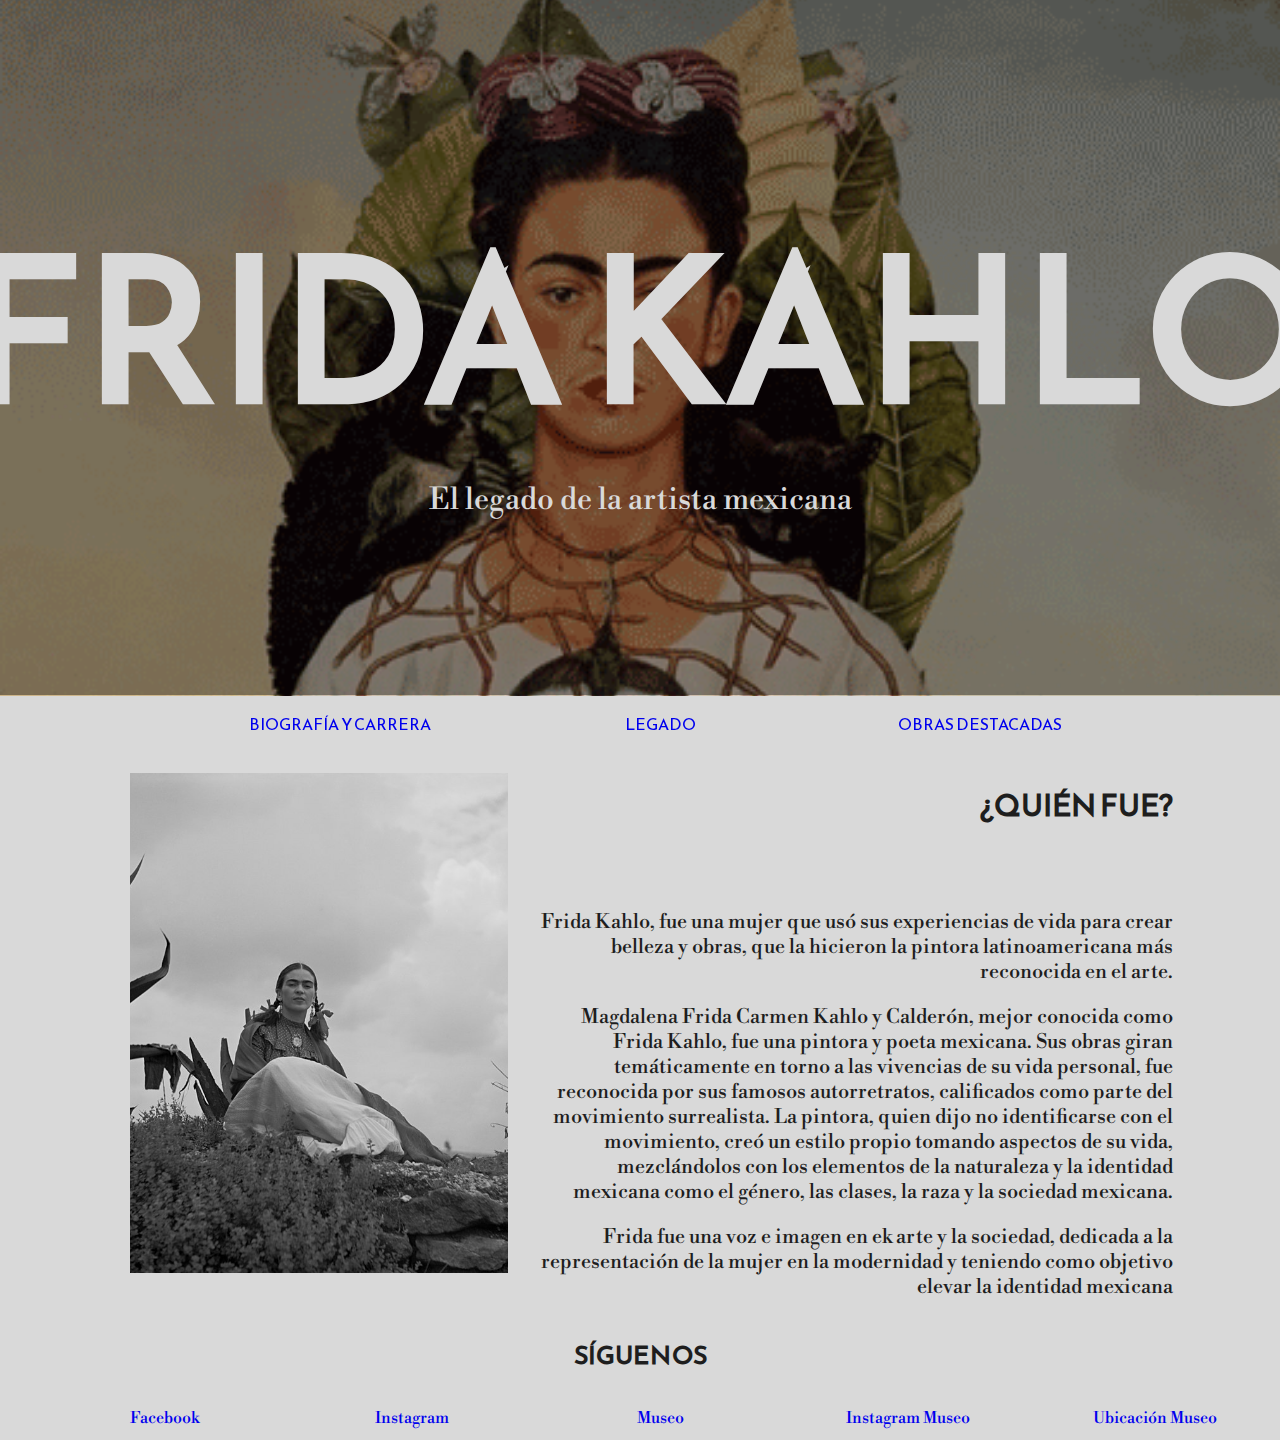
<file: index.html>
<!DOCTYPE html>
<html lang="es">
    <head>
        <meta charset="UTF-8">
        <meta name="newport" content="width=device/width, initial/scale=1.0">
        <link rel="stylesheet" href="CSS\styles.css">
        <title> Frida Kahlo </title>
    </head>

    <body>
        <main>
            <header>
                <div class="contenedor">
                    <img src="IMG\Frida Kahlo 5.gif" alt="Frida Kahlo 1" id="gif-fondo">
                    <div class="oscurecer"></div>
                    <div class="content">
                        <h1> FRIDA KAHLO </h1>
                        <h2> El legado de la artista mexicana </h2>
                    </div>
                </div>
                <div class="links">
                    <nav>
                        <ul>
                            <li> <a href="ByC\bioycar.html"> BIOGRAFÍA Y CARRERA </a></li>
                            <li> <a href="L\legado.html"> LEGADO </a></li>
                            <li> <a href="OP\obrasdestacadas.html"> OBRAS DESTACADAS </a></li>
                        </ul>
                    </nav>
                </div>
            </header>

            <section>
                <header>
                    <main class="container">
                        <div class="item1">
                            <img src="IMG\Frida Kahlo 6.jpg" alt="Frida Kahlo 2">
                        </div>
                        <div class="item2">
                            <h3> ¿QUIÉN FUE? </h3>
                        </div>
                        <div class="item3">
                            <article class="parrafos">
                                <p>
                                    Frida Kahlo, fue una mujer que usó sus experiencias de vida para crear belleza y obras, que la hicieron la 
                                    pintora latinoamericana más reconocida en el arte.
                                </p>
                                <p>
                                    Magdalena Frida Carmen Kahlo y Calderón, mejor conocida como Frida Kahlo, fue una pintora y poeta mexicana. 
                                    Sus obras giran temáticamente en torno a las vivencias de su vida personal, fue reconocida por sus famosos 
                                    autorretratos, calificados como parte del movimiento surrealista. La pintora, quien dijo no identificarse 
                                    con el movimiento, creó un estilo propio tomando aspectos de su vida, mezclándolos con los elementos de la 
                                    naturaleza y la identidad mexicana como el género, las clases, la raza y la sociedad mexicana.
                                </p>
                                <p>
                                    Frida fue una voz e imagen en ek arte y la sociedad, dedicada a la representación de la mujer en la modernidad 
                                    y teniendo como objetivo elevar la identidad mexicana
                                </p>
                            </article>
                        </div>
                        <div class="item4">
                            <footer>
                                <h4> SÍGUENOS </h4>
                                <div class="contactos">
                                    <ul>
                                        <li> <a href="https://www.facebook.com/fridakahlo" target="_blank"> Facebook </a> </li>
                                        <li> <a href="https://www.instagram.com/fridakahlo/" target="_blank"> Instagram </a> </li>
                                        <li> <a href="https://www.museofridakahlo.org.mx/" target="_blank"> Museo </a></li>
                                        <li> <a href="https://www.instagram.com/museofridakahlo/" target="_blank"> Instagram Museo </a> </li>
                                        <li> <a href="https://maps.app.goo.gl/cMmvWnrPUL8k1eLR7" target="_blank"> Ubicación Museo </a></li>
                                    </ul>
                                </div>
                            </footer>
                        </div>
                    </main>
                </header>
            </section>
        </main>
    </body>
</html>
</file>
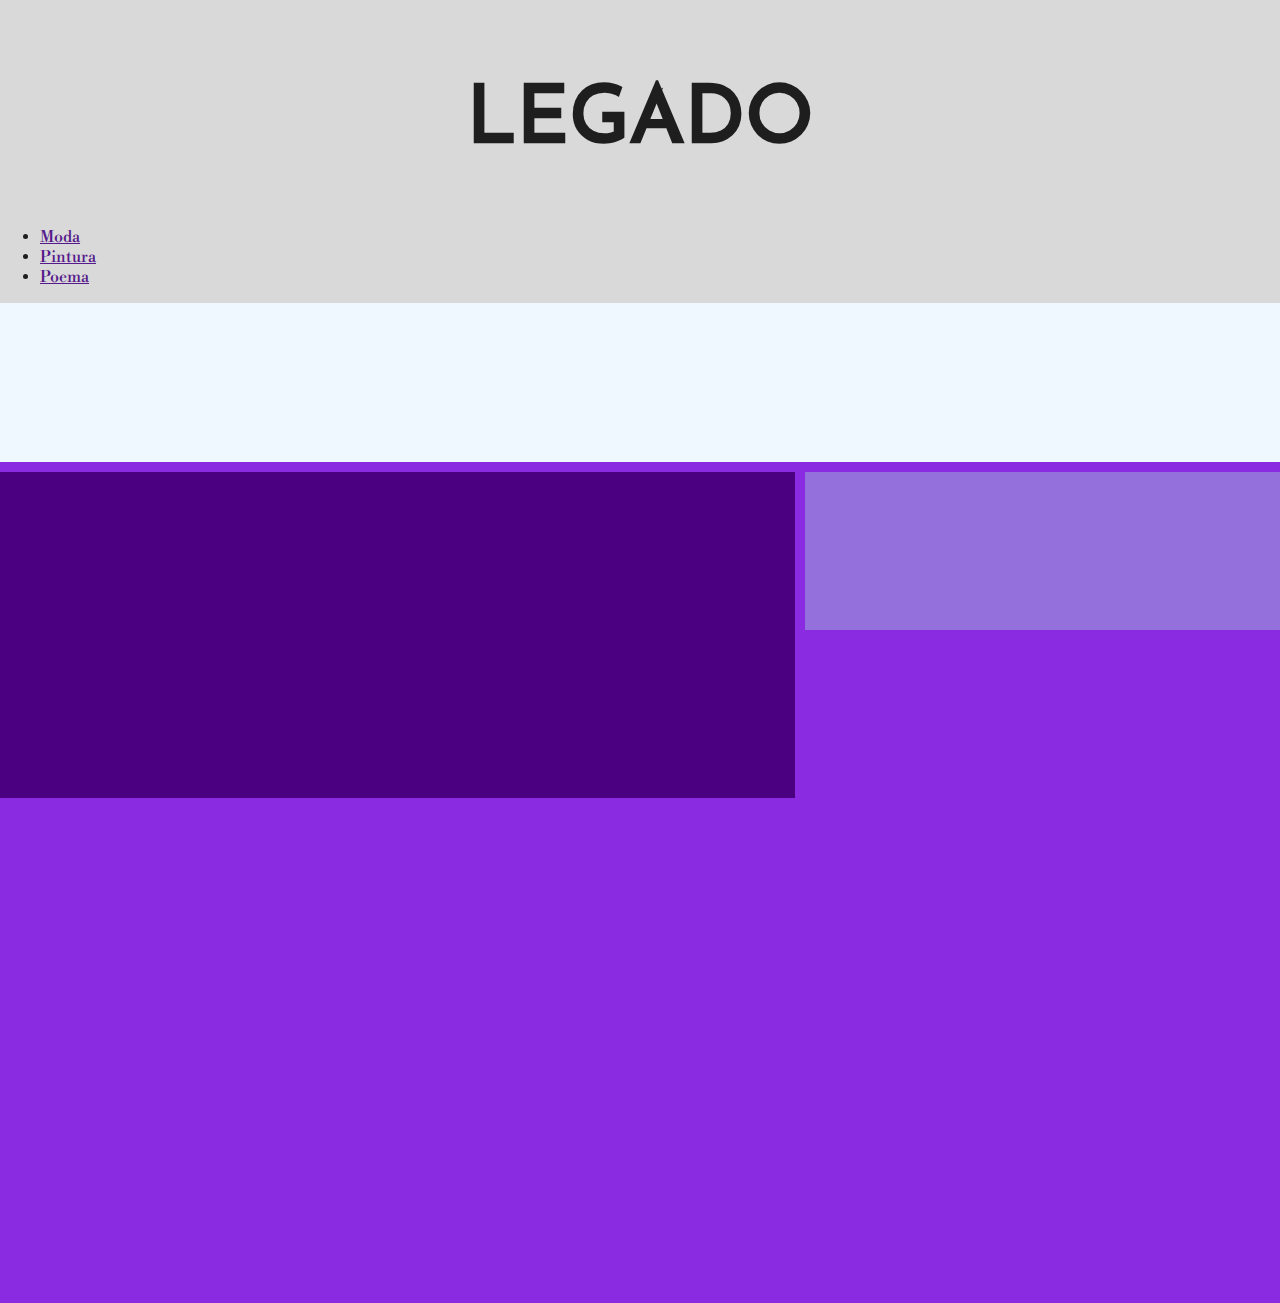
<file: L/legado.html>
<!DOCTYPE html>
<html lang="en">
    <head>
        <meta charset="UTF-8">
        <meta name="viewport" content="width=device-width, initial-scale=1.0">
        <link rel="stylesheet" href="styles.css">
        <title> Legado </title>
    </head>

    <body>
        <main>
            <header>
                <div class="encabezado">
                    <h1> LEGADO </h1>
                </div>
                <div>
                    <nav>
                        <ul>
                            <li> <a href=""> Moda </a> </li>
                            <li> <a href=""> Pintura </a> </li>
                            <li> <a href=""> Poema </a> </li>
                        </ul>
                    </nav>
        
                    <main class="container">
                        <div class="item1"></div>
                        <div class="item2"></div>
                        <div class="item3"></div>
                        <div class="item4"></div>
                    </main>
                </div>
            </header>
        </main>
    </body>
</html>
</file>
<file: L/styles.css>
@font-face{
    font-family: Quicksand;
    src: url(/Fonts/Quicksand_ESTE_SI/Quicksand-VariableFont_wght.ttf) format("truetype");
    
    font-weight: normal;
    font-size: normal;
}

@font-face {
    font-family: Libre_Bodoni;
    src: url(/Fonts/Libre_Bodoni/LibreBodoni.ttf) format("truetype");

    font-weight: normal;
    font-size: normal;
}

@font-face {
    font-family: Reem_Kufi_Fun;
    src: url(/Fonts/Reem_Kufi_Fun/ReemKufiFun.ttf) format("truetype");

    font-weight: normal;
    font-size: normal;
}

body, html{
    background-color: #d9d9d9;
    margin: 0;
    padding: 0;
    height: 100%;
    font-family: 'Libre_Bodoni', sans-serif;
    color: #1e1e1e;
}

h1{
    text-align: center;
    font-family: "Reem_Kufi_Fun", sans-serif;
    font-size: 80px;
}

.container{
    display: grid;

    width: 1600px;
    height: 1000px;
    background-color: blueviolet;
    margin: 0 auto;

    grid-template-columns: repeat(12, 1fr);
    grid-template-rows: repeat(6, 1fr);
    gap: 10px;
}

.item1{
    background-color: #f0f8ff;
    grid-column-start: 1;
    grid-column-end: 13;
}

.item2{
    background-color: indigo;
    grid-column-start: 1;
    grid-column-end: 7;

    grid-row-start: 2;
    grid-row-end: 4;
}

.item3{
    background-color: mediumpurple;
    grid-column-start: 7;
    grid-column-end: span 6;
}
</file>
